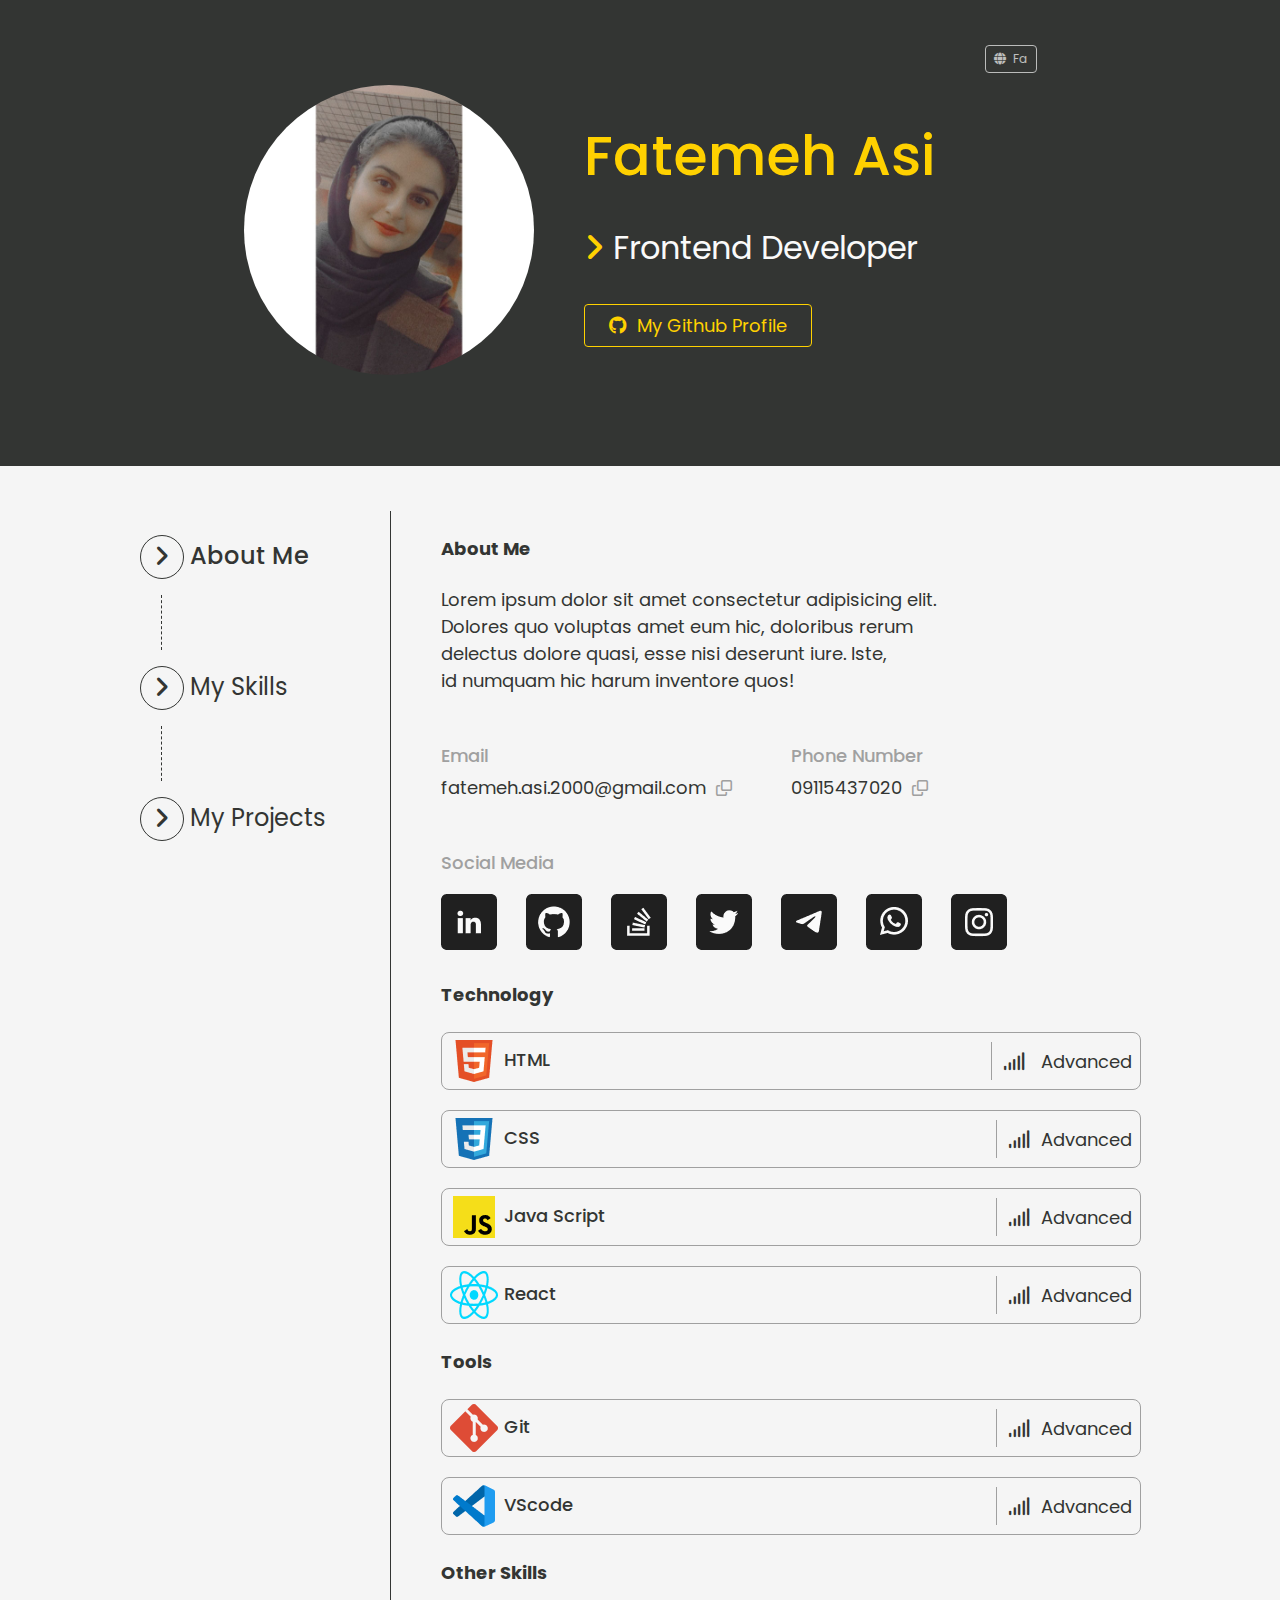
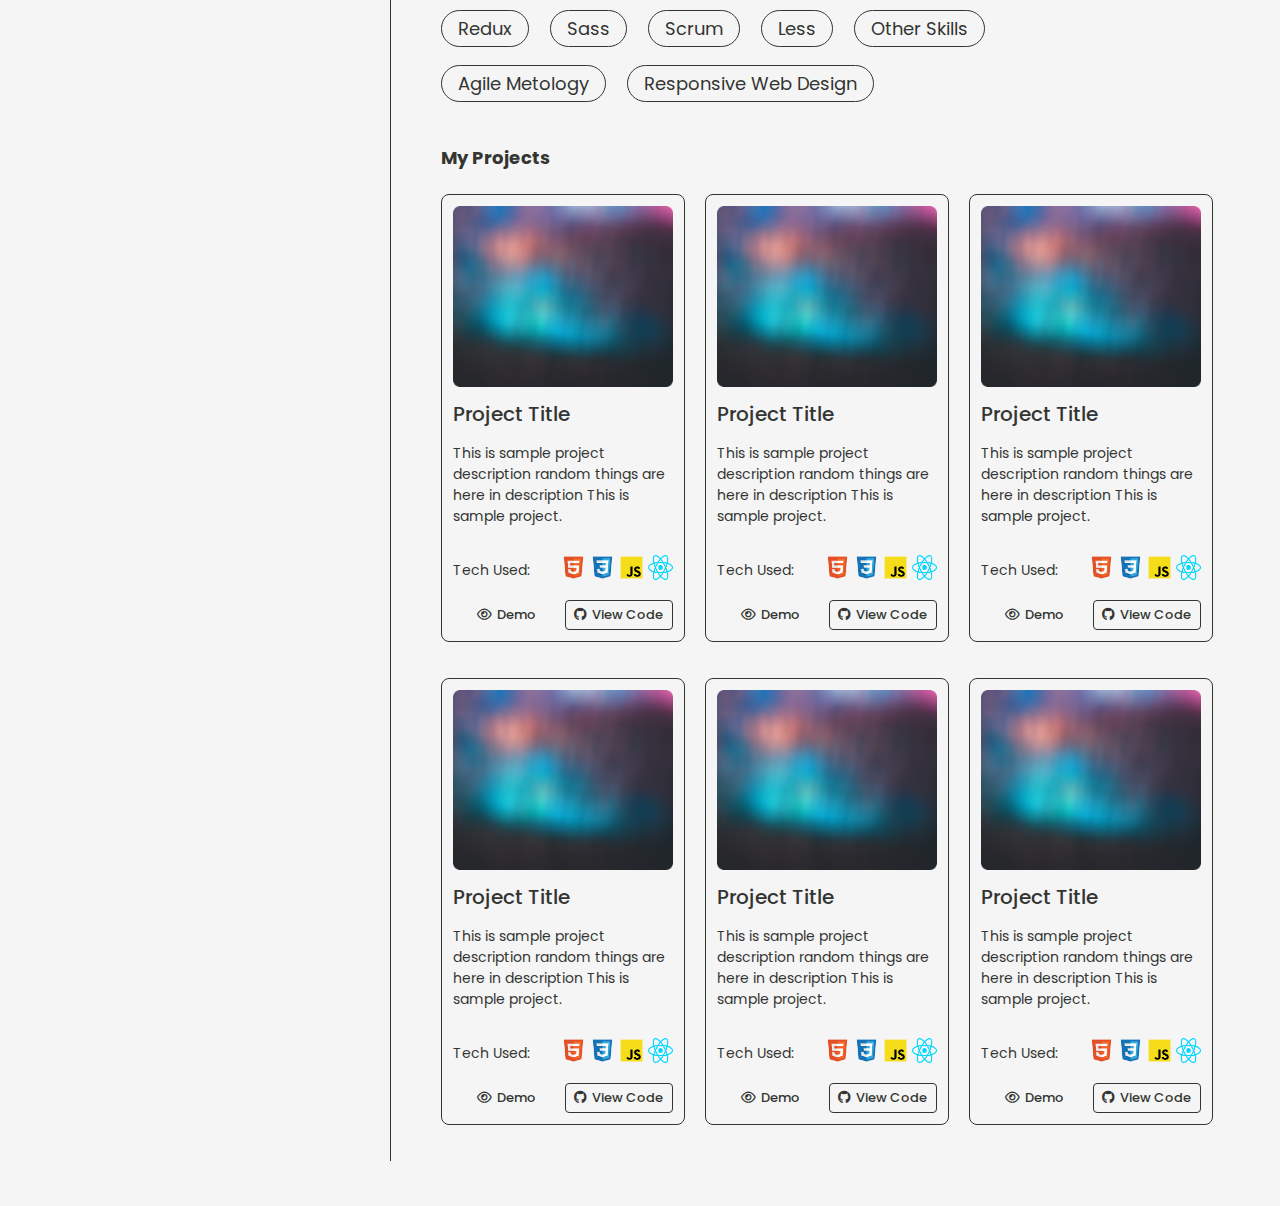
<file: index.html>
<!DOCTYPE html>
<html lang="en">

<head>
    <meta charset="UTF-8">
    <meta http-equiv="X-UA-Compatible" content="IE=edge">
    <meta name="viewport" content="width=device-width, initial-scale=1.0">
    <title>Fatemeh Asi</title>
    <link rel="shortcut icon" href="icons8-octocat-16.png" type="image/x-icon">
    <link rel="preconnect" href="https://fonts.googleapis.com">
    <link rel="preconnect" href="https://fonts.gstatic.com" crossorigin>
    <link
        href="https://fonts.googleapis.com/css2?family=Dancing+Script&family=Inter:wght@400;500;700&family=Montserrat:ital,wght@1,300&family=Poppins:wght@300;400;500&family=Roboto:ital,wght@1,300&family=Rubik:wght@400;500;700&display=swap"
        rel="stylesheet">
    <link rel="stylesheet" href="assets/css/style.css">
    <link rel="stylesheet" href="assets/css/all.min.css">
    <link rel="stylesheet" href="assets/css/responsive.css">


</head>

<body>
    <!-- HEADER -->
    <header class="header">
        <div class="profile-photo">
            <img src="assets/fatemehasi.jpg" alt="Fatemeh Asi Profile">
        </div>
        <div class="title">
            <h1 class="">Fatemeh Asi</h1>
            <h2 class="position">
                <i class="fa-solid fa-angle-right"></i>
                Frontend Developer
            </h2>
            <a href="https://github.com/FatemehAsi" class="button">
                <i class="fa-brands fa-github"></i>
                My Github Profile</a>
        </div>
        <a href="fa.html" class="lang">
            <i class="fa-solid fa-globe"></i>
            Fa</a>
    </header>

    <div class="container">

        <!-- NAVBAR -->
        <nav>
            <ul>
                <li class="active">
                    <span class="marker">
                        <i class="fa-solid fa-angle-right"></i>
                    </span>
                    About Me
                </li>
                <li>
                    <span class="marker">
                        <i class="fa-solid fa-angle-right"></i>
                    </span>
                    My Skills
                </li>
                <li>
                    <span class="marker">
                        <i class="fa-solid fa-angle-right"></i>
                    </span>
                    My Projects
                </li>
            </ul>
        </nav>

        <div class="sections">
            <!-- ABOUT ME -->
            <section class="about-me">
                <h4>About Me</h4>
                <p>Lorem ipsum dolor sit amet consectetur adipisicing elit.
                    <br> Dolores quo voluptas amet eum hic, doloribus rerum
                    <br> delectus dolore quasi, esse nisi deserunt iure. Iste,
                    <br> id numquam hic harum inventore quos!
                </p>

                <div class="contact">
                    <div>
                        <h5>Email</h5>
                        <p>fatemeh.asi.2000@gmail.com<i class="fa-regular fa-clone"></i></p>
                    </div>
                    <div>
                        <h5>Phone Number</h5>
                        <p>09115437020<i class="fa-regular fa-clone"></i></p>
                    </div>
                </div>


                <h5>Social Media</h5>
                <ul class="socials">
                    <li><a href="http://www.linkedin.com/in/fatemeh-asi-407551234" target="_blank">
                            <span class="linkdin"></span>
                        </a></li>
                    <li><a href="https://github.com/FatemehAsi" target="_blank">
                            <span class="github"></span>
                        </a></li>
                    <li><a href="https://stackoverflow.com/users/19646006/fatemeh-asi" target="_blank">
                            <span class="stackoverflow"></span>
                        </a></li>
                    <li><a href="https://twitter.com/_eliac?t=pNuoHsODdxLNueZYSYKsEw&s=09" target="_blank">
                            <span class="twitter"></span>
                        </a></li>
                    <li><a href="https://t.me/elahe_asi" target="_blank">
                            <span class="telegram"></span>
                        </a></li>
                    <li><a href="" target="_blank">
                            <span class="whatsapp"></span>
                        </a></li>
                    <li><a href="http://instagram.com/elaheassi" target="_blank">
                            <span class="instagram"></span>
                        </a></li>
                </ul target="_blank">

            </section>

            <!-- SKILLS -->
            <section>
                <h4>Technology</h4>
                <ul class="skills">
                    <li><span class="title"><img src="assets/icons/html.png" alt="html icon">HTML</span><span><i
                                class="fa-solid fa-signal"></i> Advanced</span></li>

                    <li><span class="title"><img src="assets/icons/css.png" alt="css icon">CSS</span><span><i
                                class="fa-solid fa-signal"></i>Advanced</span></li>

                    <li><span class="title"><img src="assets/icons/js.png" alt="js icon">Java Script</span><span><i
                                class="fa-solid fa-signal"></i>Advanced</span></li>

                    <li><span class="title"><img src="assets/icons/react.png" alt="react icon">React</span><span><i
                                class="fa-solid fa-signal"></i>Advanced</span></li>
                </ul>
                <h4>Tools</h4>
                <ul class="tools">
                    <li><span class="title"><img src="assets/icons/git.png" alt="git icon">Git</span><span><i
                                class="fa-solid fa-signal"></i>Advanced</span></li>

                    <li><span class="title"><img src="assets/icons/vscode.png" alt="VScode icon">VScode</span><span><i
                                class="fa-solid fa-signal"></i>Advanced</span></li>
                </ul>

                <h4>Other Skills</h4>
                <ul class="other-skills">
                    <li>Redux</li>
                    <li>Sass</li>
                    <li>Scrum</li>
                    <li>Less</li>
                    <li>Other Skills</li>
                    <li>Agile Metology</li>
                    <li>Responsive Web Design</li>
                </ul>
            </section>

            <!-- MY PROJECTS -->
            <section>
                <h4>My Projects</h4>
                <div class="projects-container">

                    <div class="project">
                        <img src="assets/placeholder.png" alt="project picture">
                        <h6 class="title">Project Title</h6>
                        <p class="description">
                            This is sample project description random things are here in description This is sample
                            project.
                        </p>
                        <div class="tech-list-container">
                            Tech Used:
                            <ul>
                                <li><img src="assets/icons/html.png"></li>
                                <li><img src="assets/icons/css.png"></li>
                                <li><img src="assets/icons/js.png"></li>
                                <li><img src="assets/icons/react.png"></li>
                            </ul>
                        </div>

                        <div class="buttons">
                            <a href="#"><i class="fa-regular fa-eye"></i>Demo</a>
                            <a href="#"><i class="fa-brands fa-github"></i>View Code</a>
                        </div>
                    </div>

                    <div class="project">
                        <img src="assets/placeholder.png" alt="project picture">
                        <h6 class="title">Project Title</h6>
                        <p class="description">
                            This is sample project description random things are here in description This is sample
                            project.
                        </p>
                        <div class="tech-list-container">
                            Tech Used:
                            <ul>
                                <li><img src="assets/icons/html.png"></li>
                                <li><img src="assets/icons/css.png"></li>
                                <li><img src="assets/icons/js.png"></li>
                                <li><img src="assets/icons/react.png"></li>
                            </ul>
                        </div>

                        <div class="buttons">
                            <a href="#"><i class="fa-regular fa-eye"></i>Demo</a>
                            <a href="#"><i class="fa-brands fa-github"></i>View Code</a>
                        </div>
                    </div>

                    <div class="project">
                        <img src="assets/placeholder.png" alt="project picture">
                        <h6 class="title">Project Title</h6>
                        <p class="description">
                            This is sample project description random things are here in description This is sample
                            project.
                        </p>
                        <div class="tech-list-container">
                            Tech Used:
                            <ul>
                                <li><img src="assets/icons/html.png"></li>
                                <li><img src="assets/icons/css.png"></li>
                                <li><img src="assets/icons/js.png"></li>
                                <li><img src="assets/icons/react.png"></li>
                            </ul>
                        </div>

                        <div class="buttons">
                            <a href="#"><i class="fa-regular fa-eye"></i>Demo</a>
                            <a href="#"><i class="fa-brands fa-github"></i>View Code</a>
                        </div>
                    </div>

                    <div class="project">
                        <img src="assets/placeholder.png" alt="project picture">
                        <h6 class="title">Project Title</h6>
                        <p class="description">
                            This is sample project description random things are here in description This is sample
                            project.
                        </p>
                        <div class="tech-list-container">
                            Tech Used:
                            <ul>
                                <li><img src="assets/icons/html.png"></li>
                                <li><img src="assets/icons/css.png"></li>
                                <li><img src="assets/icons/js.png"></li>
                                <li><img src="assets/icons/react.png"></li>
                            </ul>
                        </div>

                        <div class="buttons">
                            <a href="#"><i class="fa-regular fa-eye"></i>Demo</a>
                            <a href="#"><i class="fa-brands fa-github"></i>View Code</a>
                        </div>
                    </div>

                    <div class="project">
                        <img src="assets/placeholder.png" alt="project picture">
                        <h6 class="title">Project Title</h6>
                        <p class="description">
                            This is sample project description random things are here in description This is sample
                            project.
                        </p>
                        <div class="tech-list-container">
                            Tech Used:
                            <ul>
                                <li><img src="assets/icons/html.png"></li>
                                <li><img src="assets/icons/css.png"></li>
                                <li><img src="assets/icons/js.png"></li>
                                <li><img src="assets/icons/react.png"></li>
                            </ul>
                        </div>

                        <div class="buttons">
                            <a href="#"><i class="fa-regular fa-eye"></i>Demo</a>
                            <a href="#"><i class="fa-brands fa-github"></i>View Code</a>
                        </div>
                    </div>

                    <div class="project">
                        <img src="assets/placeholder.png" alt="project picture">
                        <h6 class="title">Project Title</h6>
                        <p class="description">
                            This is sample project description random things are here in description This is sample
                            project.
                        </p>
                        <div class="tech-list-container">
                            Tech Used:
                            <ul>
                                <li><img src="assets/icons/html.png"></li>
                                <li><img src="assets/icons/css.png"></li>
                                <li><img src="assets/icons/js.png"></li>
                                <li><img src="assets/icons/react.png"></li>
                            </ul>
                        </div>

                        <div class="buttons">
                            <a href="#"><i class="fa-regular fa-eye"></i>Demo</a>
                            <a href="#"><i class="fa-brands fa-github"></i>View Code</a>
                        </div>
                    </div>

                </div>

            </section>
        </div>


    </div>
    
    <nav class="mobile-nav">
        <ul>
            <li class="active">About</li>
            <li>Skills</li>
            <li>Projects</li>
        </ul>
    </nav>

</body>

</html>
</file>
<file: assets/css/style.css>
/* @font-face {
    font-family: 'Poppins';
    src: url('assets/fonts/ttf/Poppins-Light.ttf') format('ttf'), url('assets/fonts/woff/Poppins-Light_1.woff') format('woff');
    font-weight: 300;
}

@font-face {
    font-family: 'Poppins';
    src: url('assets/fonts/ttf/Poppins-Medium.ttf') format('ttf'), url('assets/fonts/woff/Poppins-Medium_2.woff') format('woff');
    font-weight: 400;
}

@font-face {
    font-family: 'Poppins';
    src: url('assets/fonts/ttf/Poppins-Regular.ttf') format('ttf'), url('assets/fonts/woff/Poppins-Regular_1.woff') format('woff');
    font-weight: 500;
} */

/* GLOBAL */

* {
  font-family: "Poppins", "sans-serif";
  /* margin: 0; */
  /* padding: 0; */
  /* box-sizing: border-box; */
  transition: 0.3s all;
}

body {
  background-color: #f5f5f5;
  color: #333533;
  font-size: 18px;
  margin: 0;
	padding: 0;
  width: 100%;
}

h1 {
  font-weight: 500;
}

h2 {
  font-weight: 400;
}

h5 {
  margin-bottom: 5px;
  color: #a0a0a0;
  font-weight: 500;
  font-size: 18px;
}

h6{
  margin: 0;
}

a {
  text-decoration: none;
}

ul {
  list-style: none;
  padding: 0;
}

/* CONTAINERS */

.header,
.container {
  display: flex;
  justify-content: center;
  padding: 45px 0;
}

/* HEADER */

.header {
  background-color: #333533;
  height: 376px;
  align-items: center;
}

.header .title {
  margin: 0 50px;
}

.header .title h1 {
  font-size: 56px;
  margin: 0;
  line-height: 1;
}

.header .position {
  font-size: 32px;
  margin: 40px 0;
}

.button {
  border: 1px solid #ffd100;
  border-radius: 4px;
  padding: 8px 24px;
}

.button:hover,
.button:hover i {
  color: #333533;
  background-color: #ffd100;
}

.button i {
  margin-right: 6px;
}

.header .position i,
.header .title h1,
.button,
.button i {
  color: #ffd100;
}

.lang,
.lang i,
.header .position {
  color: #fafafa;
}

.lang {
  border: 1px solid #f5f5f5;
  border-radius: 4px;
  padding: 4px 8px;
  font-size: 12px;
  opacity: 0.7;
  align-self: flex-start;
}

.lang:hover {
  opacity: 1;
}

.lang i {
  margin-right: 4px;
}

.header img {
  width: 290px;
  height: 290px;
  border-radius: 50%;
}

/* NAVBAR */
 
.container nav {
  width: 250px;
  font-size: 24px;
  font-weight: 400;
  font-family: Axiforma;
}

.container nav ul li {
  cursor: pointer;
}

.container nav li.active {
  font-weight: 500;
}

.container nav ul li .marker {
  width: 42px;
  height: 42px;
  border: 1px solid #333533;
  border-radius: 50%;
  display: inline-block;
  text-align: center;
  vertical-align: middle;
  line-height: 42px;
}

.container nav ul li:hover .marker,
nav ul li.active .marker.container  {
  background-color: #333533;
  color: #ffd100;
  font-size: 22px;
}

.container nav ul li:not(:last-child):after {
  content: "";
  display: block;
  height: 55px;
  border-left: 1px dashed #333533;
  margin: 16px 0 16px 21px;
}

/* SECTIONS */

.sections {
  width: 700px;
  border-left: 1px solid #333533;
  padding-left: 50px;
}

.sections section:last-child{
  width: 880px;
}

.contact {
  display: flex;
}

.contact p{
  margin-top: 0;
}

.contact div {
  width: 50%;
}

.contact p i {
  color: #a0a0a0;
  cursor: pointer;
  margin-left: 10px;
  font-size: 16px;
}

.contact p i:hover {
  color: #333533;
}

.socials li {
  display: inline-block;
  margin-right: 24px;
}

.socials li span {
  display: inline-block;
  width: 56px;
  height: 56px;
}

.socials li span.linkdin {
  background-image: url("../icons/social/linkedin.png");
}
.socials li:hover span.linkdin {
  background-image: url("../icons/social/linkedin-hover.png");
}
.socials li span.github {
  background-image: url("../icons/social/github.png");
}
.socials li:hover span.github {
  background-image: url("../icons/social/github-hover.png");
}
.socials li span.stackoverflow {
  background-image: url("../icons/social/stackoverflow.png");
}
.socials li:hover span.stackoverflow {
  background-image: url("../icons/social/stackoverflow-hover.png");
}
.socials li span.twitter {
  background-image: url("../icons/social/twitter.png");
}
.socials li:hover span.twitter {
  background-image: url("../icons/social/twitter-hover.png");
}
.socials li span.telegram {
  background-image: url("../icons/social/telegram.png");
}
.socials li:hover span.telegram {
  background-image: url("../icons/social/telegram-hover.png");
}
.socials li span.whatsapp {
  background-image: url("../icons/social/whatsapp.png");
}
.socials li:hover span.whatsapp {
  background-image: url("../icons/social/whatsapp-hover.png");
}
.socials li span.instagram {
  background-image: url("../icons/social/instagram.png");
}
.socials li:hover span.instagram {
  background-image: url("../icons/social/instagram-hover.png");
}

.skills li,
.tools li{
  border: 1px solid #a0a0a0;
  border-radius: 8px;
  display: flex;
  align-items:center;
  justify-content: space-between;
  margin-bottom: 20px;
  padding: 4px 8px;
}

/* 2 ravesh baraye roberoye ham gharar gereftan mohtaviat span aval */

/* .skills li span,
.tools li span{
  display: flex;
  align-items: center;
  gap: 10px;
} */

.skills li span img,
.tools li span img{
  vertical-align: middle;
  margin-right: 6px;
}

.skills .title,
.tools .title{
  font-weight: 500;
}

.skills li i,
.tools li i{
  padding: 10px 12px;
  border-left: 1px solid #a0a0a0;
}

.other-skills li{
  border: 1px solid #333533;
  border-radius: 24px;
  display: inline-block;
  padding: 4px 16px;
  margin: 0px 16px 18px 0px;
}

.projects-container{
  display: flex;
  flex-wrap: wrap;
}

.project:not(:last-child){
  margin-right: 20px;
}

.project{
  display: flex;
  flex-direction: column;

  border: 1px solid #333533;
  border-radius: 8px;
  padding: 11px;
  width: 25%;
  margin-bottom: 36px;
}

.project .title{
  font-weight: 500;
  font-size: 20px;
  color: #333533;
  margin-top: 12px;
}

.project .description{
  font-size: 14px;
}

.tech-list-container{
  display: flex;
  justify-content: space-between;
  align-items: center;
  font-size: 14px;
}

.tech-list-container ul li{
  display: inline-block;
}

.tech-list-container ul li img{
  width: 25px;
}

.project .buttons{
  display: flex;
}

.project .buttons a{
  width: 50%;
  font-size: 13px;
  font-weight: 500;
  color: #333533;
  padding: 4px 8px;
  border: 1px solid transparent;
  text-align: center;
}

.project .buttons a i{
  margin-right: 5px;
}

.project .buttons a:last-child,
.project .buttons a:first-child:hover{
  border: 1px solid #333533;
  border-radius: 4px;
}

.project .buttons a:last-child{
  margin-left: 4px;
}

.project .buttons a:last-child:hover{
  color: #f5f5f5;
  background-color: #333533;
}

.mobile-nav{
  display: none;
}
</file>
<file: assets/css/responsive.css>
@media only screen and (max-width: 992px){

    body{
        background-color: #fafafa;
        font-size: 16px;
        width: 100%;
    }

    nav{
        display: none;
    }

    .sections, .sections section:last-child{
        width: auto;
        border: none;
    }

    .header, .container{
        padding: 0;
    }

    .header{
        height: auto;
    }

    .header img{
        width: 150px;
        height: 150px;
        position: absolute;
        top: 75px;
        right: 0;
        left: 0;
        margin: auto;
    }

    .lang{
        position: absolute;
        top: 20px;
        right: 20px;
    }

    .header .position, .header .position i, .header .title h1, .button, .button i{
        color: #333533;
    }

    .header .title h1{
        font-size: 36px;
    }

    .header .position{
        font-size: 24px;
        margin: 30px 0;
    }

    .title .button{
        border: 1px solid #333533;
        width: 100%;
        display: inline-block;
        padding: 8px 0;
    }

    .header .title{
        background-color: #fafafa;
        border: #fafafa;
        margin: 0;
        width: 100%;
        text-align: center;
        margin-top: 150px;
        padding: 100px 20px 60px;
    }

    .sections{
        padding: 0 20px;
    }

    .sections section{
        border-top: 1px solid #d9d9d9;
        padding: 60px 0;
    }

    .sections section h4{
        margin-top: 0;
    }

    .contact{
        flex-wrap: wrap;
    }

    h5{
        font-size: 16px;
    }

    .contact div{
        width: 100%;
    }

    .project{
        width: 100%;
    }

    .project:not(:last-child){
        margin-right: 0;
    }

    .mobile-nav{
        display: block;
        background-color: #333533;
        color: #fafafa;
        position: fixed;
        left: 0;
        right: 0;
        /* or width: 100% */
        bottom: 0;
    }

    .mobile-nav ul{
        display: flex;
        justify-content: space-between;
        margin: 0;
    }

    .mobile-nav ul li{
        padding: 15px 0;
        text-align: center;
        flex: 1;
    }

    .mobile-nav ul li.active{
        color: #ffd100;
        border-bottom: 4px solid #ffd100;
    }

}
</file>
